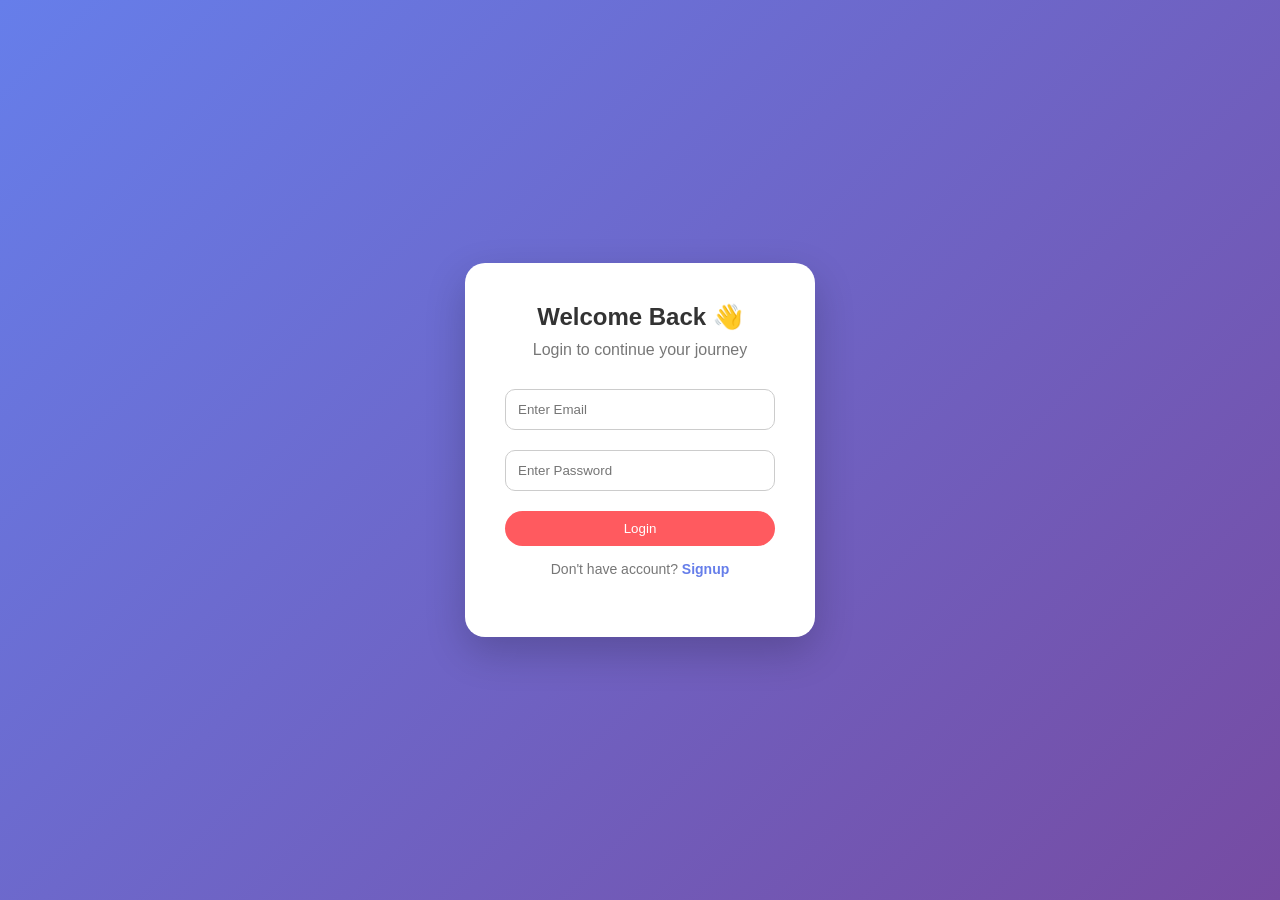
<file: index.html>
<!doctype html>
<html lang="en">
  <head>
    <meta charset="UTF-8" />
    <meta name="viewport" content="width=device-width, initial-scale=1.0" />
    <title>TravelPro</title>
    <link rel="stylesheet" href="style.css" />
  </head>
  <body>
    <header>
      <nav>
        <h1>TravelPro</h1>

        <ul>
          <li><a href="#">Home</a></li>
          <li><a href="#places">Places</a></li>
          <li><a href="#gallery">Gallery</a></li>
          <li><a href="#contact">Contact</a></li>
          <li><a href="favourite.html">Favourites</a></li>
          <li id="userName"></li>
          <li><a href="#" onclick="logout()">Logout</a></li>
        </ul>
      </nav>
    </header>

    <!-- HERO -->
    <section class="hero">
      <div class="slides">
        <img
          src="https://images.pexels.com/photos/3155666/pexels-photo-3155666.jpeg"
        />
        <img
          src="https://images.pexels.com/photos/346885/pexels-photo-346885.jpeg"
        />
        <img
          src="https://images.pexels.com/photos/417074/pexels-photo-417074.jpeg"
        />
      </div>

      <div class="overlay">
        <h2>Explore The World 🌍</h2>
        <p>Discover beautiful places</p>
        <a href="#places"><button class="btn">Explore Now</button></a>
      </div>
    </section>

    <!-- SEARCH -->
    <section class="search-box">
      <input type="text" id="search" placeholder="Search destination..." />
    </section>

    <!-- PLACES -->
    <section id="places">
      <h2 class="section-title">Popular Places</h2>

      <div class="cards">
        <div class="card" data-name="paris" onclick="openPage('paris')">
          <img
            src="https://images.pexels.com/photos/532826/pexels-photo-532826.jpeg"
          />
          <h3>Paris</h3>
          <span class="like">🤍</span>
        </div>

        <div class="card" data-name="maldives" onclick="openPage('maldives')">
          <img
            src="https://images.pexels.com/photos/1287460/pexels-photo-1287460.jpeg"
          />
          <h3>Maldives</h3>
          <span class="like">🤍</span>
        </div>

        <div class="card" data-name="kerala" onclick="openPage('kerala')">
          <img
            src="https://images.pexels.com/photos/962464/pexels-photo-962464.jpeg"
          />
          <h3>Kerala</h3>
          <span class="like">🤍</span>
        </div>

        <div class="card" data-name="dubai" onclick="openPage('dubai')">
          <img
            src="https://images.pexels.com/photos/2044434/pexels-photo-2044434.jpeg"
          />
          <h3>Dubai</h3>
          <span class="like">🤍</span>
        </div>

        <div class="card" data-name="bali" onclick="openPage('bali')">
          <img
            src="https://images.pexels.com/photos/2474690/pexels-photo-2474690.jpeg"
          />
          <h3>Bali</h3>
          <span class="like">🤍</span>
        </div>

        <div class="card" data-name="goa" onclick="openPage('goa')">
          <img
            src="https://images.pexels.com/photos/258154/pexels-photo-258154.jpeg"
          />
          <h3>Goa</h3>
          <span class="like">🤍</span>
        </div>

        <div class="card" data-name="manali" onclick="openPage('manali')">
          <img
            src="https://images.pexels.com/photos/1586298/pexels-photo-1586298.jpeg"
          />
          <h3>Manali</h3>
          <span class="like">🤍</span>
        </div>

        <div class="card" data-name="london" onclick="openPage('london')">
          <img
            src="https://images.pexels.com/photos/460672/pexels-photo-460672.jpeg"
          />
          <h3>London</h3>
          <span class="like">🤍</span>
        </div>

        <div class="card" data-name="singapore" onclick="openPage('singapore')">
          <img
            src="https://images.pexels.com/photos/1051075/pexels-photo-1051075.jpeg"
          />
          <h3>Singapore</h3>
          <span class="like">🤍</span>
        </div>

        <div class="card" data-name="newyork" onclick="openPage('newyork')">
          <img
            src="https://images.pexels.com/photos/466685/pexels-photo-466685.jpeg"
          />
          <h3>New York</h3>
          <span class="like">🤍</span>
        </div>
      </div>
    </section>

    <!-- GALLERY -->
    <section id="gallery">
      <h2 class="section-title">Gallery</h2>

      <div class="gallery">
        <img
          src="https://images.pexels.com/photos/338515/pexels-photo-338515.jpeg"
        />
        <img
          src="https://images.pexels.com/photos/699466/pexels-photo-699466.jpeg"
        />
        <img
          src="https://images.pexels.com/photos/3601425/pexels-photo-3601425.jpeg"
        />
        <img
          src="https://images.pexels.com/photos/1450353/pexels-photo-1450353.jpeg"
        />
        <img
          src="https://images.pexels.com/photos/3787839/pexels-photo-3787839.jpeg"
        />
        <img
          src="https://images.pexels.com/photos/417173/pexels-photo-417173.jpeg"
        />
        <img src="https://images.pexels.com/photos/21014/pexels-photo.jpg" />
        <img
          src="https://images.pexels.com/photos/572897/pexels-photo-572897.jpeg"
        />
      </div>
    </section>

    <!-- CONTACT -->
    <section id="contact">
      <div class="contact-box">
        <h2>Contact Us</h2>
        <input type="text" placeholder="Your Name" />
        <input type="email" placeholder="Your Email" />
        <textarea placeholder="Your Message"></textarea>
        <button class="btn">Send Message</button>
      </div>
    </section>

    <!-- FOOTER -->
    <footer>
      <div class="footer-container">
        <div>
          <h3>TravelPro</h3>
          <p>Explore the world 🌍</p>
        </div>

        <div>
          <p>Home</p>
          <p>Places</p>
          <p>Gallery</p>
        </div>

        <div>
          <p>Email: travel@gmail.com</p>
        </div>
      </div>

      <p class="copy">© 2026 TravelPro</p>
    </footer>

    <script src="script.js"></script>
  </body>
</html>
</file>
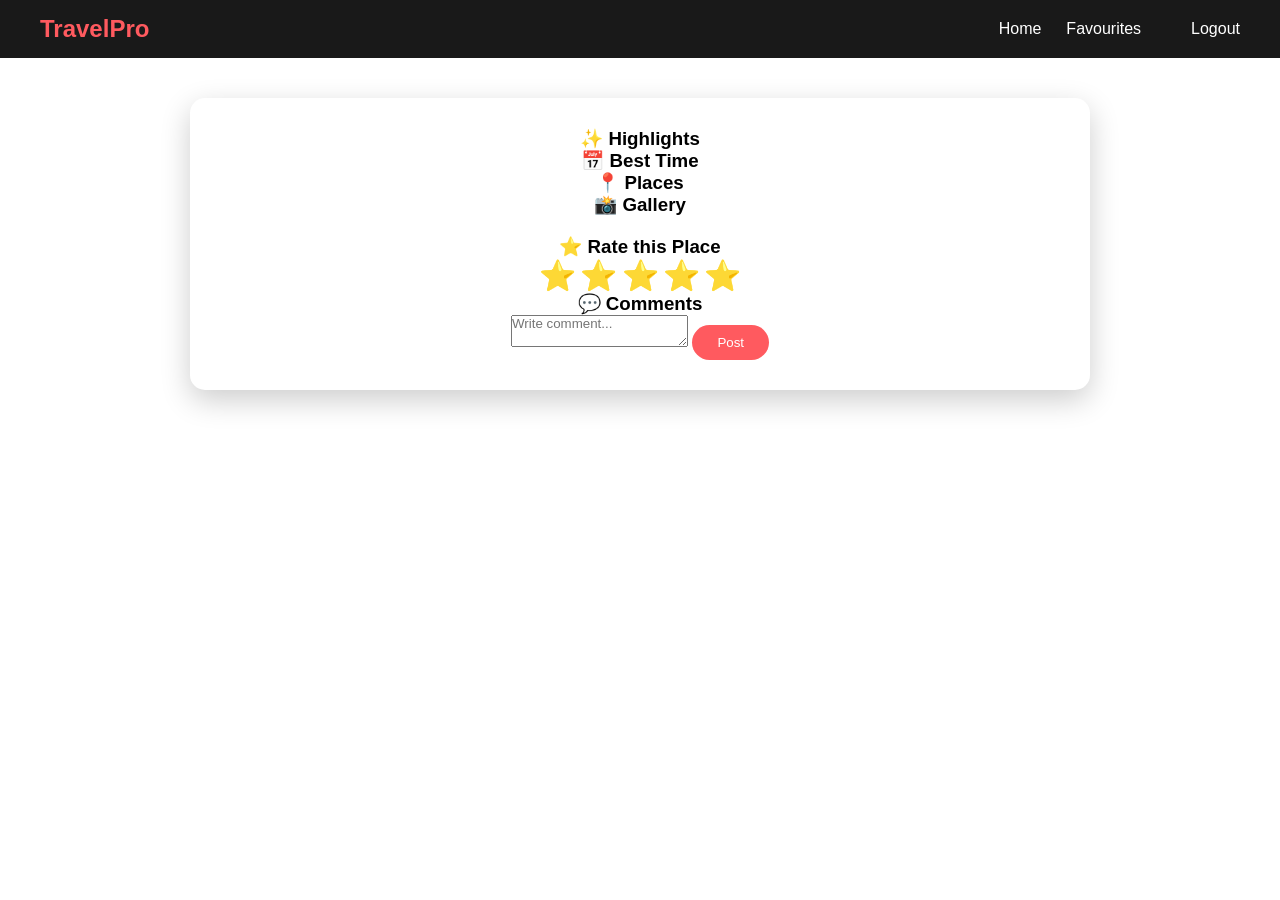
<file: details.html>
<!DOCTYPE html>
<html>
<head>
<title>Details</title>
<link rel="stylesheet" href="style.css">
</head>
<body>

<header>
<nav>
<h1>TravelPro</h1>
<ul>
<li><a href="index.html">Home</a></li>
<li><a href="favourite.html">Favourites</a></li>
<li id="userName"></li>
<li><a href="#" onclick="logout()">Logout</a></li>
</ul>
</nav>
</header>

<div class="details-box">

<h1 id="title"></h1>
<p id="desc"></p>

<h3>✨ Highlights</h3>
<p id="highlights"></p>

<h3>📅 Best Time</h3>
<p id="time"></p>

<h3>📍 Places</h3>
<p id="places"></p>

<h3>📸 Gallery</h3>
<div class="image-grid" id="images"></div>

<h3>⭐ Rate this Place</h3>
<div class="rating">
<span data-value="1">⭐</span>
<span data-value="2">⭐</span>
<span data-value="3">⭐</span>
<span data-value="4">⭐</span>
<span data-value="5">⭐</span>
</div>

<p id="ratingResult"></p>

<h3>💬 Comments</h3>
<textarea id="commentBox" placeholder="Write comment..."></textarea>
<button class="btn" onclick="addComment()">Post</button>

<div id="commentsList"></div>

</div>

<script>

/* USER */
const user = localStorage.getItem("name");
if(user){
document.getElementById("userName").innerHTML="👤 "+user;
}

/* LOGOUT */
function logout(){
localStorage.clear();
window.location.href="login.html";
}

/* GET PLACE */
const params = new URLSearchParams(window.location.search);
const place = params.get("place");

/* FULL DATA WITH MULTIPLE IMAGES */
const data = {

paris:{
title:"Paris",
desc:"Paris is the capital of France and known for romance and culture.",
highlights:"Eiffel Tower, Museums",
time:"April to June",
places:"Eiffel Tower, Louvre",
images:[
"https://images.pexels.com/photos/338515/pexels-photo-338515.jpeg",
"https://images.pexels.com/photos/699466/pexels-photo-699466.jpeg",
"https://images.pexels.com/photos/532826/pexels-photo-532826.jpeg"
]
},

maldives:{
title:"Maldives",
desc:"Tropical paradise with crystal clear water.",
highlights:"Beaches, Resorts",
time:"Nov to April",
places:"Male, Islands",
images:[
"https://images.pexels.com/photos/1287460/pexels-photo-1287460.jpeg",
"https://images.pexels.com/photos/3601425/pexels-photo-3601425.jpeg",
"https://images.pexels.com/photos/1450353/pexels-photo-1450353.jpeg"
]
},

kerala:{
title:"Kerala",
desc:"God’s Own Country with greenery.",
highlights:"Backwaters, Tea gardens",
time:"Oct to March",
places:"Munnar, Alleppey",
images:[
"https://images.pexels.com/photos/962464/pexels-photo-962464.jpeg",
"https://images.pexels.com/photos/417173/pexels-photo-417173.jpeg",
"https://images.pexels.com/photos/417074/pexels-photo-417074.jpeg"
]
},

dubai:{
title:"Dubai",
desc:"Luxury city with skyscrapers.",
highlights:"Burj Khalifa",
time:"Nov to March",
places:"Dubai Mall",
images:[
"https://images.pexels.com/photos/2044434/pexels-photo-2044434.jpeg",
"https://images.pexels.com/photos/3787839/pexels-photo-3787839.jpeg",
"https://images.pexels.com/photos/1470502/pexels-photo-1470502.jpeg"
]
},

bali:{
title:"Bali",
desc:"Beautiful island in Indonesia.",
highlights:"Temples, Beaches",
time:"Apr to Oct",
places:"Ubud",
images:[
"https://images.pexels.com/photos/2474690/pexels-photo-2474690.jpeg",
"https://images.pexels.com/photos/753339/pexels-photo-753339.jpeg",
"https://images.pexels.com/photos/338515/pexels-photo-338515.jpeg"
]
},

goa:{
title:"Goa",
desc:"Famous beach destination in India.",
highlights:"Nightlife",
time:"Nov to Feb",
places:"Baga Beach",
images:[
"https://images.pexels.com/photos/258154/pexels-photo-258154.jpeg",
"https://images.pexels.com/photos/21014/pexels-photo.jpg",
"https://images.pexels.com/photos/572897/pexels-photo-572897.jpeg"
]
},

manali:{
title:"Manali",
desc:"Snowy hill station.",
highlights:"Adventure sports",
time:"Oct to Feb",
places:"Solang Valley",
images:[
"https://images.pexels.com/photos/1586298/pexels-photo-1586298.jpeg",
"https://images.pexels.com/photos/417173/pexels-photo-417173.jpeg",
"https://images.pexels.com/photos/753339/pexels-photo-753339.jpeg"
]
},

london:{
title:"London",
desc:"Capital of UK.",
highlights:"Big Ben",
time:"March to May",
places:"London Eye",
images:[
"https://images.pexels.com/photos/460672/pexels-photo-460672.jpeg",
"https://images.pexels.com/photos/1797161/pexels-photo-1797161.jpeg",
"https://images.pexels.com/photos/338515/pexels-photo-338515.jpeg"
]
},

singapore:{
title:"Singapore",
desc:"Modern smart city.",
highlights:"Marina Bay",
time:"Feb to April",
places:"Sentosa",
images:[
"https://images.pexels.com/photos/1051075/pexels-photo-1051075.jpeg",
"https://images.pexels.com/photos/1450353/pexels-photo-1450353.jpeg",
"https://images.pexels.com/photos/3601425/pexels-photo-3601425.jpeg"
]
},

newyork:{
title:"New York",
desc:"Famous US city.",
highlights:"Times Square",
time:"Apr to June",
places:"Central Park",
images:[
"https://images.pexels.com/photos/466685/pexels-photo-466685.jpeg",
"https://images.pexels.com/photos/417173/pexels-photo-417173.jpeg",
"https://images.pexels.com/photos/338515/pexels-photo-338515.jpeg"
]
}

};

/* LOAD DATA */
if(data[place]){
document.getElementById("title").innerText=data[place].title;
document.getElementById("desc").innerText=data[place].desc;
document.getElementById("highlights").innerText=data[place].highlights;
document.getElementById("time").innerText=data[place].time;
document.getElementById("places").innerText=data[place].places;

const box=document.getElementById("images");
data[place].images.forEach(src=>{
let img=document.createElement("img");
img.src=src;
box.appendChild(img);
});
}

/* ⭐ RATING */
const stars = document.querySelectorAll(".rating span");

stars.forEach(star=>{
star.addEventListener("click", ()=>{
let value = star.getAttribute("data-value");

let ratings = JSON.parse(localStorage.getItem(place+"_ratings")) || [];
ratings.push(Number(value));
localStorage.setItem(place+"_ratings", JSON.stringify(ratings));

highlightStars(value);
showAverage();
});
});

function highlightStars(value){
stars.forEach(star=>{
if(star.getAttribute("data-value") <= value){
star.classList.add("active");
}else{
star.classList.remove("active");
}
});
}

const saved = JSON.parse(localStorage.getItem(place+"_ratings")) || [];
if(saved.length > 0){
highlightStars(saved[saved.length-1]);
}

function showAverage(){
let ratings = JSON.parse(localStorage.getItem(place+"_ratings")) || [];
if(ratings.length===0) return;

let avg = (ratings.reduce((a,b)=>a+b,0)/ratings.length).toFixed(1);

document.getElementById("ratingResult").innerText =
"Average Rating: "+avg+" ⭐";
}
showAverage();

/* COMMENTS */
function addComment(){
let text = document.getElementById("commentBox").value;
let user = localStorage.getItem("name");

if(text==="") return;

let comments = JSON.parse(localStorage.getItem(place+"_comments")) || [];
comments.push({name:user, msg:text});

localStorage.setItem(place+"_comments", JSON.stringify(comments));

document.getElementById("commentBox").value="";
showComments();
}

function showComments(){
let comments = JSON.parse(localStorage.getItem(place+"_comments")) || [];

let html="";
comments.forEach(c=>{
html += `<p><b>👤 ${c.name}</b><br>${c.msg}</p>`;
});

document.getElementById("commentsList").innerHTML = html;
}

showComments();

</script>

</body>
</html>
</file>
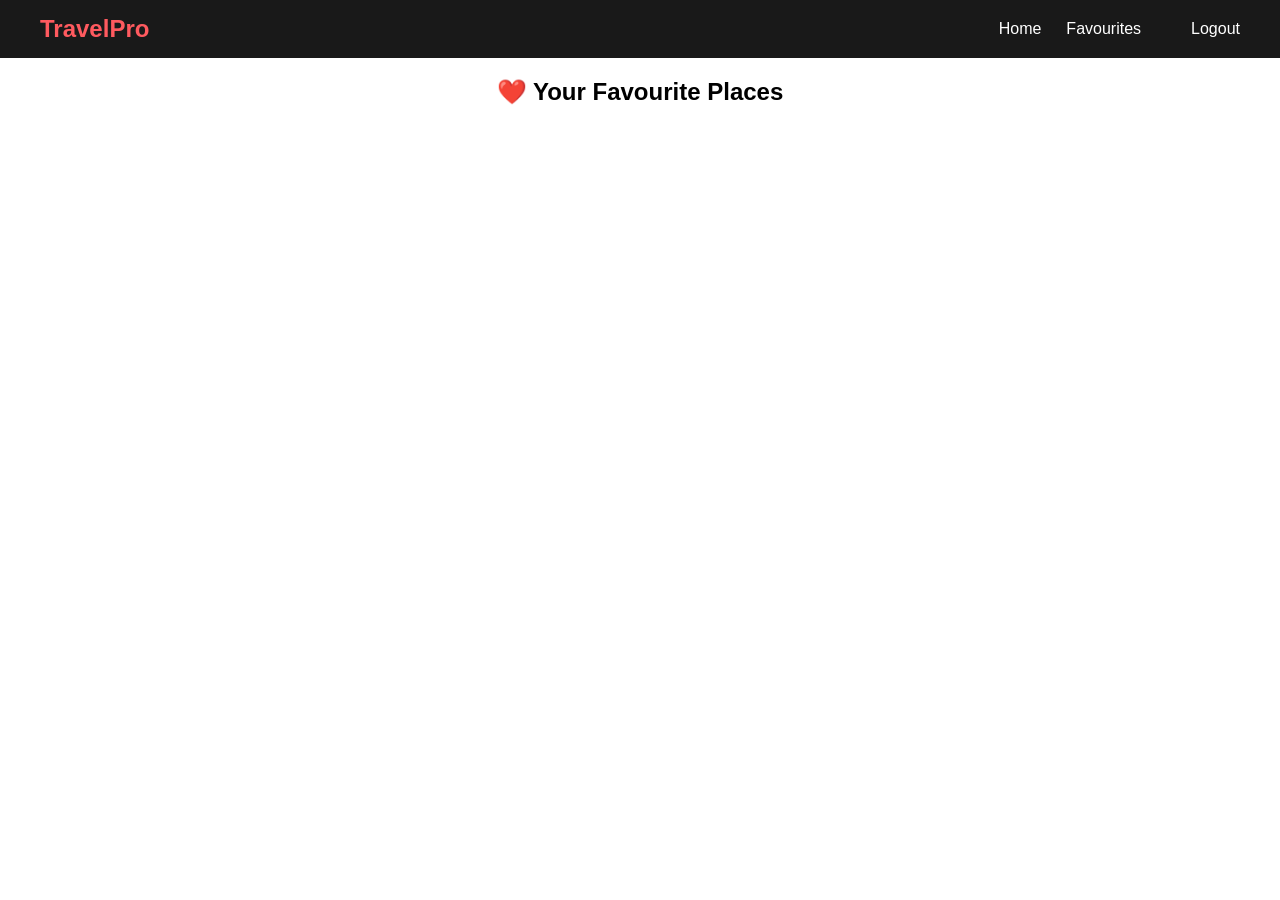
<file: favourite.html>
<!DOCTYPE html>
<html>
<head>
<title>Favourites</title>
<link rel="stylesheet" href="style.css">
</head>
<body>

<header>
<nav>
<h1>TravelPro</h1>
<ul>
<li><a href="index.html">Home</a></li>
<li><a href="favourite.html">Favourites</a></li>
<li id="userName"></li>
<li><a href="#" onclick="logout()">Logout</a></li>
</ul>
</nav>
</header>

<section>
<h2 style="text-align:center; margin:20px;">❤️ Your Favourite Places</h2>

<div class="cards" id="favCards"></div>
</section>

<script>

/* USER NAME */
const user = localStorage.getItem("name");
if(user){
document.getElementById("userName").innerHTML="👤 "+user;
}

/* LOGOUT */
function logout(){
localStorage.clear();
window.location.href="login.html";
}

/* ALL PLACES DATA */
const places = [
{ name:"Paris", img:"https://images.pexels.com/photos/532826/pexels-photo-532826.jpeg?w=800" },
{ name:"Maldives", img:"https://images.pexels.com/photos/1287460/pexels-photo-1287460.jpeg?w=800" },
{ name:"Kerala", img:"https://images.pexels.com/photos/962464/pexels-photo-962464.jpeg?w=800" },
{ name:"Dubai", img:"https://images.pexels.com/photos/2044434/pexels-photo-2044434.jpeg?w=800" },
{ name:"Bali", img:"https://images.pexels.com/photos/2474690/pexels-photo-2474690.jpeg?w=800" },
{ name:"Goa", img:"https://images.pexels.com/photos/258154/pexels-photo-258154.jpeg?w=800" },
{ name:"Manali", img:"https://images.pexels.com/photos/1586298/pexels-photo-1586298.jpeg?w=800" },
{ name:"London", img:"https://images.pexels.com/photos/460672/pexels-photo-460672.jpeg?w=800" },
{ name:"Singapore", img:"https://images.pexels.com/photos/1051075/pexels-photo-1051075.jpeg?w=800" },
{ name:"Newyork", img:"https://images.pexels.com/photos/466685/pexels-photo-466685.jpeg?w=800" }
];

const container = document.getElementById("favCards");

/* SHOW ONLY LIKED */
places.forEach((place, index)=>{
if(localStorage.getItem("like"+index)==="true"){

let div=document.createElement("div");
div.className="card";
div.onclick=()=>window.location.href="details.html?place="+place.name.toLowerCase();

div.innerHTML=`
<img src="${place.img}">
<h3>${place.name}</h3>
`;

container.appendChild(div);

}
});

</script>

</body>
</html>
</file>
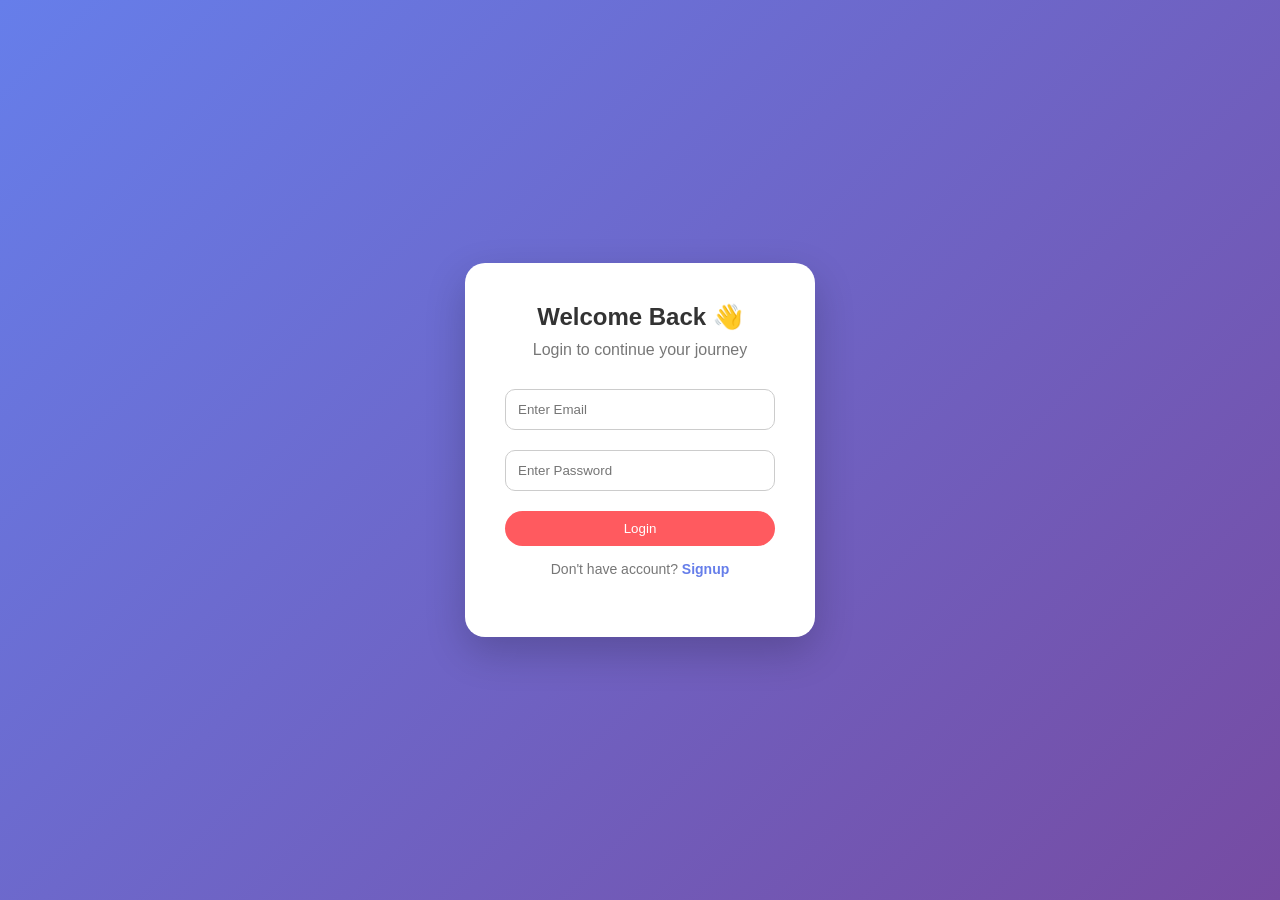
<file: login.html>
<!DOCTYPE html>
<html lang="en">
<head>
<meta charset="UTF-8">
<meta name="viewport" content="width=device-width, initial-scale=1.0">
<title>Login - TravelPro</title>
<link rel="stylesheet" href="style.css">
</head>
<body class="auth-page">

<div class="auth-container">

<div class="auth-card">
<h2>Welcome Back 👋</h2>
<p>Login to continue your journey</p>

<input type="email" id="loginEmail" placeholder="Enter Email">
<input type="password" id="loginPass" placeholder="Enter Password">

<button class="btn" onclick="login()">Login</button>

<p class="switch">Don't have account? 
<a href="signup.html">Signup</a></p>
</div>

</div>

<script>
function login(){
let email=document.getElementById("loginEmail").value;
let pass=document.getElementById("loginPass").value;

let savedEmail=localStorage.getItem("email");
let savedPass=localStorage.getItem("pass");

if(email===savedEmail && pass===savedPass){
alert("Login Successful");
window.location.href="index.html";
}else{
alert("Invalid Details");
}
}
</script>

</body>
</html>
</file>
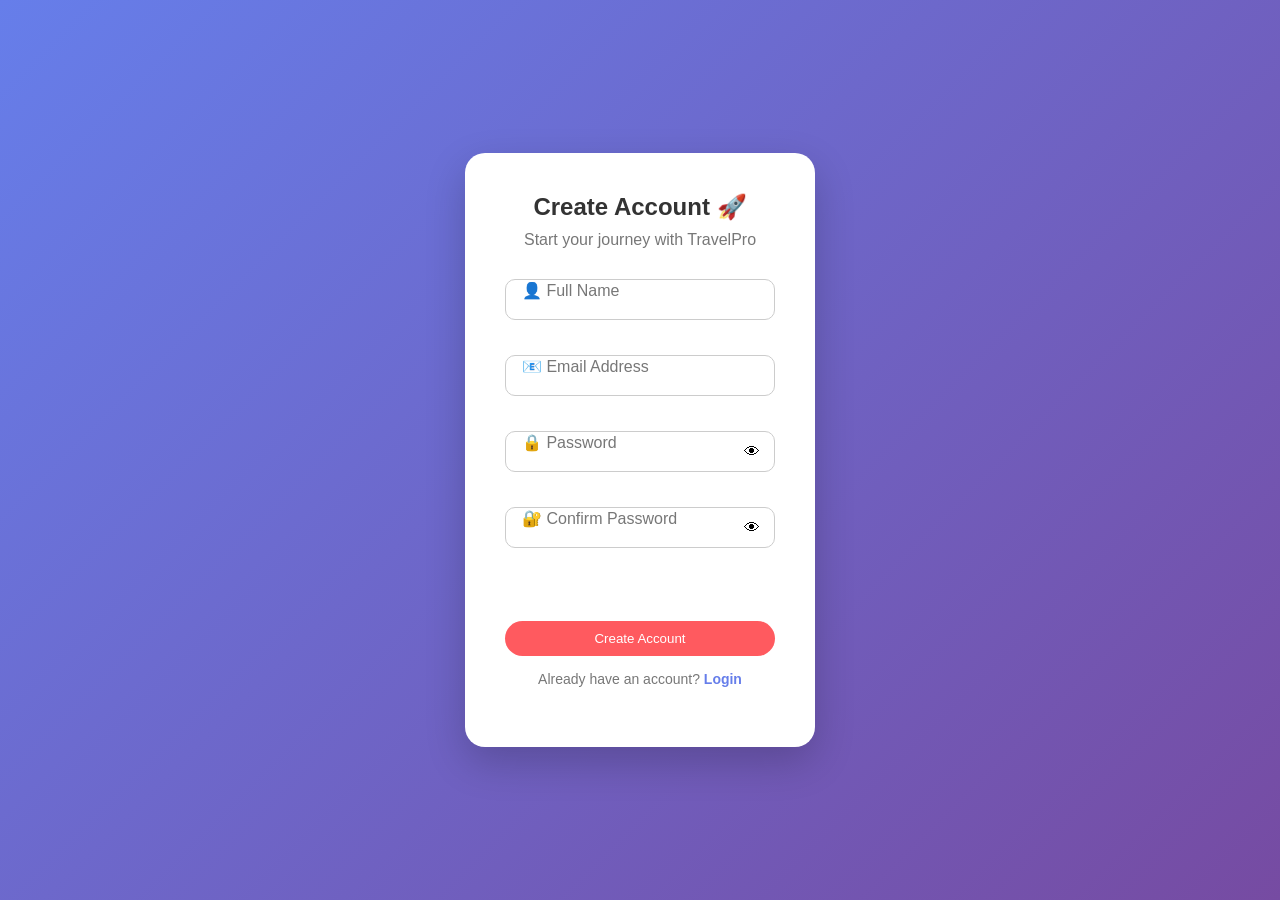
<file: signup.html>
<!DOCTYPE html>
<html lang="en">
<head>
<meta charset="UTF-8">
<meta name="viewport" content="width=device-width, initial-scale=1.0">
<title>Signup - TravelPro</title>
<link rel="stylesheet" href="style.css">
</head>
<body class="auth-page">

<div class="auth-container">

<div class="auth-card">
<h2>Create Account 🚀</h2>
<p>Start your journey with TravelPro</p>

<div class="input-box">
<input type="text" id="name" required>
<label>👤 Full Name</label>
</div>

<div class="input-box">
<input type="email" id="email" required>
<label>📧 Email Address</label>
</div>

<div class="input-box password-box">
<input type="password" id="pass" required>
<label>🔒 Password</label>
<span onclick="togglePass('pass')">👁</span>
</div>

<div class="input-box password-box">
<input type="password" id="cpass" required>
<label>🔐 Confirm Password</label>
<span onclick="togglePass('cpass')">👁</span>
</div>

<p id="errorMsg" class="error"></p>

<button class="btn" onclick="signup()">Create Account</button>

<p class="switch">
Already have an account? 
<a href="login.html">Login</a>
</p>

</div>

</div>

<script>

function togglePass(id){
let input = document.getElementById(id);
input.type = input.type === "password" ? "text" : "password";
}

function signup(){
let name = document.getElementById("name").value.trim();
let email = document.getElementById("email").value.trim();
let pass = document.getElementById("pass").value.trim();
let cpass = document.getElementById("cpass").value.trim();
let error = document.getElementById("errorMsg");

error.innerText = "";

/* EMAIL VALIDATION */
let emailPattern = /^[^ ]+@[^ ]+\.[a-z]{2,3}$/;
if(!email.match(emailPattern)){
error.innerText = "⚠ Enter valid email";
return;
}

/* EMPTY */
if(name==="" || pass==="" || cpass===""){
error.innerText = "⚠ Please fill all fields";
return;
}

/* STRONG PASSWORD */
let strongPass = /^(?=.*[A-Z])(?=.*\d).{6,}$/;
if(!pass.match(strongPass)){
error.innerText = "⚠ Password must have 1 uppercase, 1 number, min 6 chars";
return;
}

/* MATCH */
if(pass !== cpass){
error.innerText = "⚠ Passwords do not match";
return;
}

/* SAVE */
localStorage.setItem("name",name);
localStorage.setItem("email",email);
localStorage.setItem("pass",pass);

alert("Signup Successful 🎉");
window.location.href="login.html";
}

</script>

</body>
</html>
</file>
<file: style.css>
/* RESET */
*{
margin:0;
padding:0;
box-sizing:border-box;
font-family:Arial;
}

/* NAVBAR */
header{
background:rgba(0,0,0,0.9);
padding:15px 40px;
position:sticky;
top:0;
z-index:1000;
backdrop-filter:blur(10px);
}

nav{
display:flex;
justify-content:space-between;
align-items:center;
}

nav h1{
color:#ff5a5f;
font-size:24px;
}

nav ul{
display:flex;
list-style:none;
gap:25px;
}

nav ul li a{
color:white;
text-decoration:none;
position:relative;
}

nav ul li a::after{
content:"";
position:absolute;
width:0%;
height:2px;
left:0;
bottom:-5px;
background:#ff5a5f;
transition:0.3s;
}

nav ul li a:hover::after{
width:100%;
}

nav ul li a:hover{
color:#ff5a5f;
}

/* HERO */
.hero{
height:90vh;
position:relative;
overflow:hidden;
}

.slides img{
position:absolute;
width:100%;
height:100%;
object-fit:cover;
opacity:0;
animation:slider 12s infinite;
}

.slides img:nth-child(1){animation-delay:0s;}
.slides img:nth-child(2){animation-delay:4s;}
.slides img:nth-child(3){animation-delay:8s;}

@keyframes slider{
0%{opacity:0;}
10%{opacity:1;}
30%{opacity:1;}
40%{opacity:0;}
}

.overlay{
position:absolute;
width:100%;
height:100%;
display:flex;
flex-direction:column;
justify-content:center;
align-items:center;
color:white;
background:rgba(0,0,0,0.6);
text-align:center;
}

.overlay h2{
font-size:42px;
margin-bottom:10px;
}

.btn{
padding:10px 25px;
background:#ff5a5f;
color:white;
border:none;
border-radius:25px;
cursor:pointer;
}

/* CARDS */
.cards{
display:grid;
grid-template-columns:repeat(auto-fit,minmax(250px,1fr));
gap:25px;
padding:40px;
}

.card{
box-shadow:0 5px 15px rgba(0,0,0,0.2);
border-radius:15px;
overflow:hidden;
cursor:pointer;
transition:0.3s;
max-width:280px;
margin:auto;
}

.card:hover{
transform:translateY(-10px);
}

.card img{
width:100%;
height:180px;
object-fit:cover;
}

.like{
position:absolute;
top:10px;
right:10px;
}

/* GALLERY */
.gallery{
display:grid;
grid-template-columns:repeat(auto-fit,minmax(250px,1fr));
gap:15px;
padding:40px;
}

.gallery img{
width:100%;
height:200px;
object-fit:cover;
border-radius:10px;
}

/* CONTACT */
#contact{
display:flex;
justify-content:center;
padding:60px;
background:#f5f5f5;
}

.contact-box{
background:white;
padding:30px;
border-radius:15px;
width:350px;
box-shadow:0 8px 20px rgba(0,0,0,0.2);
}

/* DETAILS PAGE */
.details-box{
max-width:900px;
margin:40px auto;
padding:30px;
background:white;
border-radius:15px;
box-shadow:0 10px 30px rgba(0,0,0,0.2);
text-align:center;
}

.image-grid{
display:grid;
grid-template-columns:repeat(auto-fit,minmax(250px,1fr));
gap:20px;
margin-top:20px;
}

.image-grid img{
width:100%;
height:200px;
object-fit:cover;
border-radius:12px;
}

/* RATING */
.rating span{
font-size:30px;
cursor:pointer;
color:#ccc;
}

.rating span.active{
color:gold;
}

/* COMMENTS */
#commentsList p{
background:#f5f5f5;
padding:10px;
margin:5px 0;
border-radius:8px;
}

/* FOOTER */
footer{
background:#111;
color:white;
padding:30px;
}

.copy{
text-align:center;
margin-top:10px;
}

/* ===== AUTH PAGE MODERN UI ===== */
.auth-page{
height:100vh;
display:flex;
justify-content:center;
align-items:center;
background:linear-gradient(135deg,#667eea,#764ba2);
}

.auth-container{
width:100%;
display:flex;
justify-content:center;
align-items:center;
}

.auth-card{
background:white;
padding:40px;
border-radius:20px;
width:350px;
text-align:center;
box-shadow:0 15px 40px rgba(0,0,0,0.2);
animation:fadeIn 0.8s ease;
}

.auth-card h2{
margin-bottom:10px;
color:#333;
}

.auth-card p{
color:#777;
margin-bottom:20px;
}

.auth-card input{
width:100%;
padding:12px;
margin:10px 0;
border-radius:10px;
border:1px solid #ccc;
outline:none;
transition:0.3s;
}

.auth-card input:focus{
border-color:#667eea;
box-shadow:0 0 5px rgba(102,126,234,0.5);
}

.auth-card .btn{
width:100%;
margin-top:10px;
}

.switch{
margin-top:15px;
font-size:14px;
}

.switch a{
color:#667eea;
text-decoration:none;
font-weight:bold;
}

.switch a:hover{
text-decoration:underline;
}

/* ANIMATION */
@keyframes fadeIn{
from{
opacity:0;
transform:translateY(20px);
}
to{
opacity:1;
transform:translateY(0);
}
}

/* PASSWORD BOX */
.password-box{
position:relative;
}

.password-box input{
width:100%;
padding:12px;
margin:10px 0;
border-radius:10px;
border:1px solid #ccc;
}

.password-box span{
position:absolute;
right:15px;
top:50%;
transform:translateY(-50%);
cursor:pointer;
}

/* ERROR TEXT */
.error{
color:red;
font-size:14px;
margin:5px 0;
min-height:18px;
}

/* FLOATING INPUT */
.input-box{
position:relative;
margin:15px 0;
}

.input-box input{
width:100%;
padding:12px;
border-radius:10px;
border:1px solid #ccc;
outline:none;
}

.input-box label{
position:absolute;
left:12px;
top:12px;
color:#777;
background:white;
padding:0 5px;
transition:0.3s;
pointer-events:none;
}

.input-box input:focus + label,
.input-box input:valid + label{
top:-8px;
font-size:12px;
color:#667eea;
}

/* PASSWORD ICON */
.password-box span{
position:absolute;
right:15px;
top:50%;
transform:translateY(-50%);
cursor:pointer;
}

/* ERROR */
.error{
color:red;
font-size:14px;
margin:5px 0;
min-height:18px;
}
</file>
